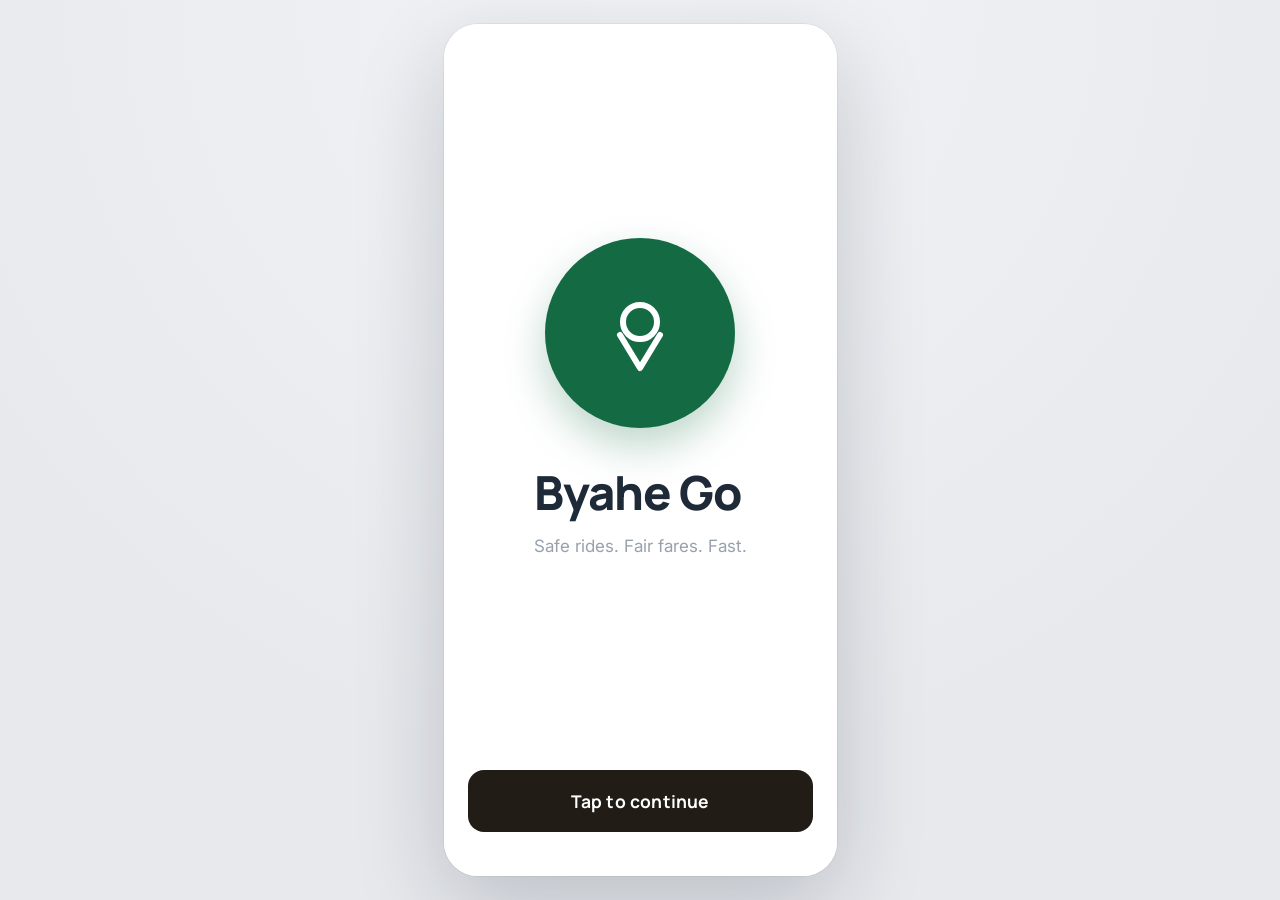
<file: index.html>
<!DOCTYPE html>
<html lang="en">
<head>
<meta charset="UTF-8">
<meta name="viewport" content="width=device-width, initial-scale=1.0, viewport-fit=cover">
<title>Byahe Go — Ride Booking App</title>
<link rel="preconnect" href="https://fonts.googleapis.com">
<link rel="preconnect" href="https://fonts.gstatic.com" crossorigin>
<link href="https://fonts.googleapis.com/css2?family=Inter:wght@400;500;600;700;800&family=Manrope:wght@600;700;800&display=swap" rel="stylesheet">
<link rel="stylesheet" href="css/style.css">
</head>
<body>
<div class="phone" id="phone">

  <!-- ==================== SVG asset definitions (map background, pins) ==================== -->
  <svg width="0" height="0" style="position:absolute" aria-hidden="true"><defs>
    <g id="mapbg">
      <rect width="400" height="300" fill="#EBEDF0"/>
      <path d="M96 0c26 30 18 66 2 96-16 32-10 60 12 84 16 18 14 60-6 120l-62 0c8-60 0-84-22-108-18-20-16-58 4-92C39 74 34 34 44 0Z" fill="#FAFBFC"/>
      <path d="M230 34c20-12 46-4 54 12 10 20 30 24 48 18 22-8 46 4 50 22 6 26-10 44-32 52-18 8-24 22-20 40 6 24-8 40-30 40-18 0-28-12-32-28-4-18-18-28-34-32-16-4-22-24-14-40 10-22 20-42 10-84z" fill="#FAFBFC"/>
      <path d="M0 118c40 6 60-18 96-14 34 4 46 26 82 26 38 0 52-22 92-16 40 6 66 28 130 22" fill="none" stroke="#FAFBFC" stroke-width="26" opacity=".9"/>
      <g stroke="#DFE2E7" stroke-width="1.6">
        <path d="M22 0V300M60 0V300M98 0V300M136 0V300M174 0V300M212 0V300M250 0V300M288 0V300M326 0V300M364 0V300"/>
        <path d="M0 28H400M0 62H400M0 96H400M0 130H400M0 164H400M0 198H400M0 232H400M0 266H400"/>
      </g>
      <g stroke="#D2D6DC" stroke-width="3.4" fill="none" stroke-linecap="round">
        <path d="M-10 208C70 190 140 208 210 170S350 90 410 66"/>
        <path d="M-10 96C60 108 120 70 196 78S320 132 410 120"/>
        <path d="M60 310C90 236 190 232 250 176S340 60 400 22"/>
      </g>
      <g stroke="#E3E6EA" stroke-width="2" fill="none" stroke-linecap="round">
        <path d="M-10 46C90 40 150 20 410 44"/>
        <path d="M-10 262C120 268 240 240 410 250"/>
        <path d="M150 -10C150 60 190 90 180 170S210 260 200 310"/>
      </g>
    </g>
    <symbol id="mappin" viewBox="0 0 24 32" overflow="visible">
      <path d="M12 1C6.2 1 1.6 5.6 1.6 11.4c0 7.6 10.4 18.6 10.4 18.6S22.4 19 22.4 11.4C22.4 5.6 17.8 1 12 1z" fill="#FF6A13"/>
      <circle cx="12" cy="11.4" r="3.7" fill="#fff"/>
    </symbol>
    <symbol id="pinmini" viewBox="0 0 24 24">
      <path d="M12 2c-4 0-7.2 3.2-7.2 7.2 0 5.4 7.2 13.6 7.2 13.6s7.2-8.2 7.2-13.6C19.2 5.2 16 2 12 2z" fill="currentColor"/>
      <circle cx="12" cy="9.4" r="2.7" fill="#fff"/>
    </symbol>
    <symbol id="ringdot" viewBox="0 0 24 24">
      <circle cx="12" cy="12" r="7.2" fill="none" stroke="currentColor" stroke-width="2.7"/>
      <circle cx="12" cy="12" r="2.7" fill="currentColor"/>
    </symbol>
  </defs></svg>

  <!-- ==================== 1 · SPLASH ==================== -->
  <section class="screen splash active" id="splash">
    <div class="splash-body">
      <div class="logo-circle splash-logo" id="splashLogo">
        <svg viewBox="0 0 48 48" fill="none" stroke="#fff" stroke-width="3" stroke-linecap="round" stroke-linejoin="round">
          <circle cx="24" cy="18.5" r="8.5"/>
          <path d="M14 25 24 41.5 34 25"/>
        </svg>
      </div>
      <div>
        <h1 class="splash-title">Byahe Go</h1>
        <p class="splash-tag" style="margin-top:12px">Safe rides. Fair fares. Fast.</p>
      </div>
    </div>
    <button class="btn" data-go="login">Tap to continue</button>
  </section>

  <!-- ==================== 2 · LOG IN ==================== -->
  <section class="screen" id="login">
    <div class="auth-head">
      <h2 class="auth-brand brand-word">Byahe Go</h2>
      <div class="logo-circle login-logo">
        <svg viewBox="0 0 48 48" fill="none" stroke="#fff" stroke-width="3" stroke-linecap="round" stroke-linejoin="round">
          <circle cx="24" cy="18.5" r="8.5"/>
          <path d="M14 25 24 41.5 34 25"/>
        </svg>
      </div>
      <h1 class="auth-h">Welcome back</h1>
    </div>
    <form class="form" id="loginForm" novalidate>
      <input class="input" id="lgMobile" type="tel" placeholder="Mobile number" autocomplete="tel">
      <div class="pw-wrap">
        <input class="input" id="lgPass" type="password" placeholder="Password" autocomplete="current-password">
      </div>
      <div class="center-link link-orange" data-go="forgot1" style="font-size:16.5px">Forgot Password</div>
      <button class="btn" type="submit" style="margin-top:10px">Log in</button>
    </form>
    <p class="alt-row">New here? <b class="link-ink brand-word" data-go="register">Register</b></p>
  </section>

  <!-- ==================== 3 · REGISTER ==================== -->
  <section class="screen" id="register">
    <div class="register-head"><h1>Create account</h1></div>
    <form class="form" id="registerForm" novalidate style="margin-top:40px">
      <input class="input" id="rgName" type="text" placeholder="Full name" autocomplete="name">
      <input class="input" id="rgMobile" type="tel" placeholder="Mobile number" autocomplete="tel">
      <input class="input" id="rgPass" type="password" placeholder="Password" autocomplete="new-password">
      <p class="hint" style="text-align:center">Use 8+ characters with a mix of letters and numbers.</p>
      <button class="btn" type="submit" style="margin-top:12px">Register</button>
    </form>
    <p class="alt-row">Have an account? <b class="link-ink brand-word" data-go="login">Log in</b></p>
  </section>

  <!-- ==================== 4 · FORGOT PASSWORD · STEP 1 ==================== -->
  <section class="screen" id="forgot1">
    <div class="brand-block">
      <div class="word brand-word">Byahe Go</div>
      <div class="tag">Safe rides. Fair fares. Fast.</div>
    </div>
    <div class="step-row">
      <button class="plain-arrow" data-go="login">
        <svg width="27" height="27" viewBox="0 0 24 24" fill="none" stroke="currentColor" stroke-width="2.5" stroke-linecap="round" stroke-linejoin="round"><path d="M19 12H5M12 19l-7-7 7-7"/></svg>
      </button>
      <span class="step-of">Step 1 of 3</span>
    </div>
    <h1 class="page-title" style="margin-top:28px">Forgot password?</h1>
    <p class="page-sub" style="margin-top:14px">Enter the mobile number linked to your account. We’ll send you a recovery code by SMS.</p>
    <form class="form" id="fpForm" novalidate style="margin-top:30px">
      <div class="field">
        <label for="fpMobile">Mobile number</label>
        <input class="input soft" id="fpMobile" type="tel" value="+63 917 555 0124">
      </div>
      <button class="btn" type="submit" style="margin-top:14px">Send code</button>
    </form>
    <p class="center-link link-ink brand-word" data-go="login" style="margin-top:26px;font-size:17px;margin-bottom:40px">Back to log in</p>
  </section>

  <!-- ==================== 5 · FORGOT PASSWORD · STEP 2 (verify code) ==================== -->
  <section class="screen" id="forgot2">
    <div class="brand-block">
      <div class="word brand-word">Byahe Go</div>
      <div class="tag">Safe rides. Fair fares. Fast.</div>
    </div>
    <div class="step-row">
      <button class="plain-arrow" data-go="forgot1">
        <svg width="27" height="27" viewBox="0 0 24 24" fill="none" stroke="currentColor" stroke-width="2.5" stroke-linecap="round" stroke-linejoin="round"><path d="M19 12H5M12 19l-7-7 7-7"/></svg>
      </button>
      <span class="step-of">Step 2 of 3</span>
    </div>
    <h1 class="page-title" style="margin-top:28px">Verify recovery code</h1>
    <p class="page-sub" style="margin-top:14px">Enter the six-digit code we sent to your mobile number <b id="fpSub" style="color:var(--ink)">+63 917 ••• 0124</b>.</p>
    <form class="form" novalidate style="margin-top:30px">
      <div class="field">
        <label for="c1">Six-digit code</label>
        <div class="code-row">
          <input class="code-box" id="c1" type="text" inputmode="numeric" maxlength="1" value="4" autocomplete="one-time-code">
          <input class="code-box" id="c2" type="text" inputmode="numeric" maxlength="1" value="8">
          <input class="code-box" id="c3" type="text" inputmode="numeric" maxlength="1" value="2">
          <input class="code-box" id="c4" type="text" inputmode="numeric" maxlength="1" value="6">
          <input class="code-box" id="c5" type="text" inputmode="numeric" maxlength="1" value="1">
          <input class="code-box" id="c6" type="text" inputmode="numeric" maxlength="1" value="9">
        </div>
      </div>
      <button class="btn" type="button" id="btnVerify" style="margin-top:14px">Verify code</button>
    </form>
    <p class="center-link" style="margin-top:22px;font-size:16.5px;color:var(--ink-soft)">Didn’t get a code? <span class="link-orange" id="btnResend">Resend code</span></p>
    <p class="center-link link-ink brand-word" data-go="forgot1" style="margin-top:18px;font-size:17px;margin-bottom:40px">Use a different mobile number</p>
  </section>

  <!-- ==================== 6 · FORGOT PASSWORD · STEP 3 (reset) ==================== -->
  <section class="screen" id="forgot3">
    <div class="brand-block">
      <div class="word brand-word">Byahe Go</div>
      <div class="tag">Safe rides. Fair fares. Fast.</div>
    </div>
    <div class="step-row">
      <button class="plain-arrow" data-go="forgot2">
        <svg width="27" height="27" viewBox="0 0 24 24" fill="none" stroke="currentColor" stroke-width="2.5" stroke-linecap="round" stroke-linejoin="round"><path d="M19 12H5M12 19l-7-7 7-7"/></svg>
      </button>
      <span class="step-of">Step 3 of 3</span>
    </div>
    <h1 class="page-title" style="margin-top:28px">Reset password</h1>
    <p class="page-sub" style="margin-top:14px">Choose a new password to keep your Byahe Go account secure.</p>
    <form class="form" id="resetForm" novalidate style="margin-top:28px">
      <div class="field">
        <label for="fpNew">New password</label>
        <div class="pw-wrap">
          <input class="input soft" id="fpNew" type="password" value="newpass123">
          <button class="eye" type="button" data-eye="fpNew">
            <svg width="22" height="22" viewBox="0 0 24 24" fill="none" stroke="currentColor" stroke-width="1.9" stroke-linecap="round" stroke-linejoin="round"><path d="M2 12s3.6-6.5 10-6.5S22 12 22 12s-3.6 6.5-10 6.5S2 12 2 12z"/><circle cx="12" cy="12" r="2.7"/></svg>
          </button>
        </div>
      </div>
      <p class="hint">Use 8+ characters with a mix of letters and numbers.</p>
      <div class="field">
        <label for="fpConf">Confirm new password</label>
        <div class="pw-wrap">
          <input class="input soft" id="fpConf" type="password" value="newpass123">
          <button class="eye" type="button" data-eye="fpConf">
            <svg width="22" height="22" viewBox="0 0 24 24" fill="none" stroke="currentColor" stroke-width="1.9" stroke-linecap="round" stroke-linejoin="round"><path d="M2 12s3.6-6.5 10-6.5S22 12 22 12s-3.6 6.5-10 6.5S2 12 2 12z"/><circle cx="12" cy="12" r="2.7"/></svg>
          </button>
        </div>
      </div>
      <button class="btn" type="submit" style="margin-top:14px">Reset password</button>
    </form>
    <p class="center-link link-ink brand-word" data-go="login" style="margin-top:24px;font-size:17px;margin-bottom:40px">Back to log in</p>
  </section>

  <!-- ==================== 7 · HOME / BOOKING ==================== -->
  <section class="screen with-nav" id="home" data-tab="home">
    <div class="home-top">
      <button class="hamburger" id="btnMenu">
        <svg width="27" height="27" viewBox="0 0 24 24" fill="none" stroke="currentColor" stroke-width="2.3" stroke-linecap="round"><path d="M3.5 7h17M3.5 12h17M3.5 17h17"/></svg>
      </button>
      <div class="word brand-word">Byahe Go</div>
      <span></span>
    </div>
    <div class="map" style="height:300px">
      <svg viewBox="0 0 400 300" preserveAspectRatio="xMidYMid slice">
        <use href="#mapbg" width="400" height="300"/>
        <path d="M100 78 L138 118 L158 140 L184 124 L198 162 L228 196 L256 210 L268 216" style="stroke:#146B43;stroke-width:7;stroke-linejoin:round;stroke-linecap:round;fill:none"/>
        <use href="#mappin" width="46" height="62" x="77" y="20"/>
        <use href="#mappin" width="46" height="62" x="245" y="158"/>
      </svg>
    </div>
    <div class="rowbox">
      <span class="rb-ic">
        <svg width="21" height="21" viewBox="0 0 24 24" fill="none" stroke="currentColor" stroke-width="2.2" stroke-linecap="round" stroke-linejoin="round"><path d="M12 21.5C8.6 18.4 4.8 14.3 4.8 10a7.2 7.2 0 1 1 14.4 0c0 4.3-3.8 8.4-7.2 11.5z"/><circle cx="12" cy="10" r="2.7"/></svg>
      </span>
      Pickup: My location
    </div>
    <div class="dest-row">
      <input id="homeDest" value="Sta Felomina Iligan City" readonly>
      <button class="edit-chip" id="homeEdit">Edit</button>
    </div>
    <div class="choice-row">
      <button class="choice" data-quick="Home">Home</button>
      <button class="choice" data-quick="School">School</button>
    </div>
    <button class="btn" id="btnFind" style="margin-top:18px">Find a ride</button>
    <div class="nav-space"></div>
  </section>

  <!-- ==================== 8 · CHOOSE YOUR RIDE ==================== -->
  <section class="screen" id="ridebook">
    <div class="topbar">
      <button class="icon-led" data-go="home">
        <svg width="22" height="22" viewBox="0 0 24 24" fill="none" stroke="currentColor" stroke-width="2.4" stroke-linecap="round" stroke-linejoin="round"><path d="M19 12H5M12 19l-7-7 7-7"/></svg>
      </button>
      <div class="t-title">Choose your ride</div>
      <span></span>
    </div>
    <div class="map" style="height:212px;margin-top:12px">
      <svg viewBox="0 10 400 240" preserveAspectRatio="xMidYMid slice">
        <use href="#mapbg" width="400" height="300"/>
        <path d="M96 62 L134 100 L154 122 L182 104 L198 142 L228 176 L256 190 L270 196" style="stroke:#146B43;stroke-width:7;stroke-linejoin:round;stroke-linecap:round;fill:none"/>
        <use href="#mappin" width="40" height="54" x="76" y="11"/>
        <use href="#mappin" width="40" height="54" x="250" y="145"/>
        <g transform="translate(196 136)">
          <circle r="16.5" fill="#146B43" stroke="#fff" stroke-width="3"/>
          <path d="M-6 -5.4 L7.3 0 L-6 5.4 L-2.8 0 Z" fill="#fff"/>
        </g>
      </svg>
    </div>
    <div class="routecard" style="margin:16px 24px 0">
      <div class="rc-lbl">Route</div>
      <div class="rc-name" id="rbDest">My location → Sta Felomina Iligan City</div>
      <div class="rc-meta" id="rbMeta">4.2 km • 12 mins</div>
    </div>
    <div class="dest-row" style="margin-top:14px;background:#fff;border-color:var(--line-strong)">
      <span style="font-weight:600">To:</span>
      <input id="rbDestInput" value="Sta Felomina Iligan City" readonly>
      <button class="edit-chip" id="rbEdit">Edit</button>
    </div>
    <h3 class="sec" style="margin-bottom:14px">Vehicle options</h3>
    <div class="option-list">
      <button class="veh on" data-v="Motorcycle">
        <span class="vn">Motorcycle</span><span class="vp" id="vpMotor">₱80</span>
      </button>
      <button class="veh" data-v="Car">
        <span class="vn">Car</span><span class="vp" id="vpCar">₱120</span>
      </button>
    </div>
    <button class="payrow" id="payRow" style="margin:18px 24px 0">Payment: <span id="payLbl" style="color:var(--ink);font-weight:600">&nbsp;Cash</span></button>
    <button class="btn" id="btnConfirm" style="margin-top:28px">Confirm booking</button>
    <div style="height:44px;flex:none"></div>
  </section>

  <!-- ==================== 9 · RIDE IN PROGRESS ==================== -->
  <section class="screen" id="riding">
    <div class="topbar">
      <button class="icon-led" data-go="ridebook">
        <svg width="22" height="22" viewBox="0 0 24 24" fill="none" stroke="currentColor" stroke-width="2.4" stroke-linecap="round" stroke-linejoin="round"><path d="M19 12H5M12 19l-7-7 7-7"/></svg>
      </button>
      <div class="t-title green">Ride in progress</div>
      <span></span>
    </div>
    <div class="map" style="height:298px">
      <svg viewBox="0 0 400 300" preserveAspectRatio="xMidYMid slice">
        <use href="#mapbg" width="400" height="300"/>
        <path id="rideRt" d="M100 78 L138 118 L158 140 L184 124 L198 162 L228 196 L256 210 L268 216" style="stroke:#146B43;stroke-width:7;stroke-linejoin:round;stroke-linecap:round;fill:none"/>
        <use href="#mappin" width="46" height="62" x="77" y="20"/>
        <use href="#mappin" width="46" height="62" x="245" y="158"/>
        <g id="rideVeh" transform="translate(100 78)">
          <circle r="17" fill="#146B43" stroke="#fff" stroke-width="3.2"/>
          <path d="M-6.3 -5.6 L7.5 0 L-6.3 5.6 L-2.9 0 Z" fill="#fff"/>
        </g>
      </svg>
    </div>
    <div class="meta-pill" style="margin-top:14px" id="rdPill">Trip route: 4.2 km • 12 mins</div>
    <div class="onway" style="margin:14px 24px 0">
      <div class="lbl">On your way to</div>
      <div class="val" id="rdDest">Sta Felomina Iligan City</div>
    </div>
    <div class="driver-card">
      <span class="avatar" style="width:56px;height:56px;font-size:17px" id="drvAva">AJT</span>
      <div>
        <div class="drv-name">Alrich Jay Tapoc</div>
        <div class="drv-sub">Honda Click ABC 123</div>
      </div>
      <div class="drv-rate">4.9/5</div>
    </div>
    <div class="ride-meta">
      <span class="l" id="rmItem">Motorcycle • Cash</span>
      <span class="v" id="rmPrice">₱80</span>
    </div>
    <div class="action-row">
      <button class="btn-ghost bg-green" id="btnShare">
        <svg width="20" height="20" viewBox="0 0 24 24" fill="none" stroke="currentColor" stroke-width="2"><circle cx="18" cy="5" r="2.6"/><circle cx="6" cy="12" r="2.6"/><circle cx="18" cy="19" r="2.6"/><path d="m8.4 10.8 7.2-4.4M8.4 13.2l7.2 4.4"/></svg>
        Share trip
      </button>
      <button class="btn-ghost bg-red" id="btnSos">
        <svg width="20" height="20" viewBox="0 0 24 24" fill="none" stroke="currentColor" stroke-width="2" stroke-linecap="round" stroke-linejoin="round"><path d="M12 3l7 3v5c0 4.6-3 8-7 10-4-2-7-5.4-7-10V6l7-3z"/><path d="M12 8v5M12 16.2h.01"/></svg>
        SOS
      </button>
    </div>
    <div class="sos-note">
      <svg width="21" height="21" viewBox="0 0 24 24" fill="none" stroke="currentColor" stroke-width="1.9" stroke-linecap="round" stroke-linejoin="round"><path d="M12 3l7 3v5c0 4.6-3 8-7 10-4-2-7-5.4-7-10V6l7-3z"/><path d="m9.3 11.8 2 2 4-4"/></svg>
      <p>Share your trip with someone you trust. Use SOS if you need urgent help.</p>
    </div>
    <div class="stay">Enjoy your ride. Stay safe!</div>
  </section>

  <!-- ==================== 10 · RIDE COMPLETE ==================== -->
  <section class="screen" id="complete">
    <div class="topbar">
      <button class="icon-led" data-go="home">
        <svg width="22" height="22" viewBox="0 0 24 24" fill="none" stroke="currentColor" stroke-width="2.4" stroke-linecap="round" stroke-linejoin="round"><path d="M19 12H5M12 19l-7-7 7-7"/></svg>
      </button>
      <div class="t-title green" style="color:#2F5B38">Ride complete</div>
      <span></span>
    </div>
    <div class="arrive-ic">
      <svg width="54" height="54" viewBox="0 0 24 24" fill="none" stroke="#2F6B3F" stroke-width="2.1" stroke-linecap="round" stroke-linejoin="round"><path d="m5 12.5 4.2 4.2L19 7"/></svg>
    </div>
    <h1 class="arrive-title">You’ve arrived!</h1>
    <div class="arrive-dest" id="cmDest">Sta Felomina Iligan City</div>
    <div class="arrive-meta" id="cmMeta">Motorcycle • 4.2 km • 12 mins</div>
    <div class="farecard" style="margin:28px 24px 0">
      <div class="fare-label" id="cmFareLbl">Total fare • Cash</div>
      <div class="fare-amount" id="cmFare">₱80</div>
      <div class="fare-sub">Please pay your driver in cash.</div>
    </div>
    <h2 class="rate-title">How was your ride?</h2>
    <div class="star-row">
      <button class="star" data-s="1" aria-label="1 star"><svg viewBox="0 0 24 24"><path d="M12 2.6l2.9 5.8 6.4.9-4.6 4.5 1.1 6.4L12 17.2l-5.8 3 1.1-6.4L2.7 9.3l6.4-.9z"/></svg></button>
      <button class="star" data-s="2" aria-label="2 stars"><svg viewBox="0 0 24 24"><path d="M12 2.6l2.9 5.8 6.4.9-4.6 4.5 1.1 6.4L12 17.2l-5.8 3 1.1-6.4L2.7 9.3l6.4-.9z"/></svg></button>
      <button class="star" data-s="3" aria-label="3 stars"><svg viewBox="0 0 24 24"><path d="M12 2.6l2.9 5.8 6.4.9-4.6 4.5 1.1 6.4L12 17.2l-5.8 3 1.1-6.4L2.7 9.3l6.4-.9z"/></svg></button>
      <button class="star" data-s="4" aria-label="4 stars"><svg viewBox="0 0 24 24"><path d="M12 2.6l2.9 5.8 6.4.9-4.6 4.5 1.1 6.4L12 17.2l-5.8 3 1.1-6.4L2.7 9.3l6.4-.9z"/></svg></button>
      <button class="star" data-s="5" aria-label="5 stars"><svg viewBox="0 0 24 24"><path d="M12 2.6l2.9 5.8 6.4.9-4.6 4.5 1.1 6.4L12 17.2l-5.8 3 1.1-6.4L2.7 9.3l6.4-.9z"/></svg></button>
    </div>
    <p class="rate-hint">Tap a star to rate Alrich</p>
    <div class="field" style="padding:0 24px;margin-top:26px">
      <label>Feedback (optional)</label>
      <textarea class="input soft" id="cmFeed" placeholder="Tell us about your ride"></textarea>
    </div>
    <button class="btn black" id="btnDone" style="margin-top:26px">Done — Back to Home</button>
    <p class="receipt-link" id="cmReceipt">View trip receipt</p>
  </section>

  <!-- ==================== 11 · TRIPS ==================== -->
  <section class="screen with-nav" id="trips" data-tab="trips">
    <h1 class="page-title" style="margin-top:42px">Trips</h1>
    <div class="seg">
      <button class="on" data-f="Completed">Completed</button>
      <button data-f="Cancelled">Cancelled</button>
    </div>
    <p class="sec" style="font-size:18px;margin-top:26px">Recent trips</p>
    <div class="trip-list" id="tripList" style="padding-bottom:116px"></div>
  </section>

  <!-- ==================== 12 · TRIP DETAILS ==================== -->
  <section class="screen" id="tripdetails">
    <div class="topbar">
      <button class="icon-led" data-go="trips">
        <svg width="22" height="22" viewBox="0 0 24 24" fill="none" stroke="currentColor" stroke-width="2.4" stroke-linecap="round" stroke-linejoin="round"><path d="M19 12H5M12 19l-7-7 7-7"/></svg>
      </button>
      <div class="t-title">Trip details</div>
      <span></span>
    </div>
    <div class="td-top">
      <span class="td-date" id="duDate">3 Nov 2026 • 10:24 AM</span>
      <span class="td-status" id="duStatus">Completed</span>
    </div>
    <div class="map" style="height:150px;margin-top:14px">
      <svg viewBox="0 30 400 250" preserveAspectRatio="xMidYMid slice">
        <use href="#mapbg" width="400" height="300"/>
      </svg>
    </div>
    <div class="loc-wrap">
      <div class="loc-row">
        <span class="loc-ic"><svg width="23" height="23" viewBox="0 0 24 24"><use href="#ringdot" width="24" height="24" color="#FF6A13"/></svg></span>
        <div><div class="loc-lbl">Pickup</div><div class="loc-val">My location</div></div>
      </div>
      <div class="loc-row">
        <span class="loc-ic"><svg width="23" height="23" viewBox="0 0 24 24"><use href="#pinmini" width="24" height="24" color="#FF6A13"/></svg></span>
        <div><div class="loc-lbl">Destination</div><div class="loc-val" id="duDest">Sta Felomina Iligan City</div></div>
      </div>
    </div>
    <div class="meta-pill" id="duPill">Motorcycle • 4.2 km • 12 mins</div>
    <div class="driver-card">
      <span class="avatar" style="width:56px;height:56px;font-size:17px">AJT</span>
      <div>
        <div class="drv-name">Alrich Jay Tapoc</div>
        <div class="drv-sub">Honda Click ABC 123</div>
      </div>
      <div class="drv-rate">4.9/5</div>
    </div>
    <div class="receipt">
      <h3>Payment receipt</h3>
      <div class="r-row"><span id="duFareLbl">Motorcycle fare</span><b id="duFare">₱80</b></div>
      <div class="r-row"><span>Payment method</span><b id="duMethod">Cash</b></div>
      <div class="r-total"><span>Total paid</span><b id="duTotal">₱80</b></div>
    </div>
    <button class="btn ghost" id="btnHelp" style="margin-top:22px;font-weight:800">Get help with this trip</button>
    <p class="tagline-center" style="margin:18px 0 40px" id="duRef">Trip reference: BG-261103-024</p>
  </section>

  <!-- ==================== 13 · PROFILE ==================== -->
  <section class="screen with-nav" id="profile" data-tab="profile">
    <h1 class="page-title" style="margin-top:42px">Profile</h1>
    <div class="rep-header">
      <span class="avatar rep-ava" id="pfAva">AJT</span>
      <div class="rep-name" id="pfName">Alrich Jay Tapoc</div>
      <div class="rep-phone" id="pfPhone">+63 917 ••• 0124</div>
      <div class="rep-sub">Byahe Go rider • Iligan City</div>
    </div>
    <div class="menu-col">
      <button class="menu-item" data-go="editprofile">
        <span class="mi-bubble"><svg width="21" height="21" viewBox="0 0 24 24" fill="none" stroke="currentColor" stroke-width="2" stroke-linecap="round" stroke-linejoin="round"><path d="M4 20h4L19.2 8.8a2.3 2.3 0 0 0-3.2-3.2L4.6 16.2 4 20z"/><path d="M14.5 7.3l2.2 2.2"/></svg></span>
        <span><span class="mi-title">Edit profile</span><div class="mi-sub">Update your name and mobile number</div></span>
        <span class="mi-chev"><svg width="19" height="19" viewBox="0 0 24 24" fill="none" stroke="currentColor" stroke-width="2.4" stroke-linecap="round" stroke-linejoin="round"><path d="m9 5.5 6.5 6.5L9 18.5"/></svg></span>
      </button>
      <button class="menu-item" data-act="Saved places coming soon in this prototype">
        <span class="mi-bubble"><svg width="21" height="21" viewBox="0 0 24 24" fill="none" stroke="currentColor" stroke-width="2" stroke-linecap="round" stroke-linejoin="round"><path d="M7 4.5h10a1 1 0 0 1 1 1V20l-6-4.4L6 20V5.5a1 1 0 0 1 1-1z"/></svg></span>
        <span><span class="mi-title">Saved places</span><div class="mi-sub">Home and School</div></span>
        <span class="mi-chev"><svg width="19" height="19" viewBox="0 0 24 24" fill="none" stroke="currentColor" stroke-width="2.4" stroke-linecap="round" stroke-linejoin="round"><path d="m9 5.5 6.5 6.5L9 18.5"/></svg></span>
      </button>
      <button class="menu-item" data-act="Safety center coming soon in this prototype">
        <span class="mi-bubble"><svg width="21" height="21" viewBox="0 0 24 24" fill="none" stroke="currentColor" stroke-width="2" stroke-linecap="round" stroke-linejoin="round"><path d="M12 3l7 3v5c0 4.6-3 8-7 10-4-2-7-5.4-7-10V6l7-3z"/><path d="m9.3 11.8 2 2 4-4"/></svg></span>
        <span><span class="mi-title">Safety</span><div class="mi-sub">Emergency contacts and ride safety</div></span>
        <span class="mi-chev"><svg width="19" height="19" viewBox="0 0 24 24" fill="none" stroke="currentColor" stroke-width="2.4" stroke-linecap="round" stroke-linejoin="round"><path d="m9 5.5 6.5 6.5L9 18.5"/></svg></span>
      </button>
      <button class="menu-item" data-act="Help center coming soon in this prototype">
        <span class="mi-bubble"><svg width="21" height="21" viewBox="0 0 24 24" fill="none" stroke="currentColor" stroke-width="2" stroke-linecap="round" stroke-linejoin="round"><circle cx="12" cy="12" r="9"/><path d="M9.6 9.2a2.5 2.5 0 1 1 3.4 2.3c-.75.35-1 .95-1 1.7M12 17h.01"/></svg></span>
        <span><span class="mi-title">Help center</span><div class="mi-sub">Trip support and common questions</div></span>
        <span class="mi-chev"><svg width="19" height="19" viewBox="0 0 24 24" fill="none" stroke="currentColor" stroke-width="2.4" stroke-linecap="round" stroke-linejoin="round"><path d="m9 5.5 6.5 6.5L9 18.5"/></svg></span>
      </button>
    </div>
    <button class="btn greenline" id="btnSignout" style="margin-top:26px;display:flex;gap:10px">
      <svg width="20" height="20" viewBox="0 0 24 24" fill="none" stroke="currentColor" stroke-width="2.1" stroke-linecap="round" stroke-linejoin="round"><path d="M15 4h3.5A1.5 1.5 0 0 1 20 5.5v13a1.5 1.5 0 0 1-1.5 1.5H15"/><path d="M10 8l-4 4 4 4M6 12h9"/></svg>
      Sign out
    </button>
    <p class="tagline-center" style="padding-bottom:0">Safe rides. Fair fares. Fast.</p>
    <div class="nav-space"></div>
  </section>

  <!-- ==================== 14 · EDIT PROFILE ==================== -->
  <section class="screen" id="editprofile">
    <div class="topbar">
      <button class="icon-led" data-go="profile">
        <svg width="22" height="22" viewBox="0 0 24 24" fill="none" stroke="currentColor" stroke-width="2.4" stroke-linecap="round" stroke-linejoin="round"><path d="M19 12H5M12 19l-7-7 7-7"/></svg>
      </button>
      <div class="t-title">Edit profile</div>
      <span></span>
    </div>
    <div style="display:flex;flex-direction:column;align-items:center;margin-top:18px">
      <span class="avatar" style="width:96px;height:96px;font-size:27px" id="epAva">AJT</span>
      <p style="color:#64707E;font-size:17px;text-align:center;margin-top:22px;padding:0 26px;line-height:1.55">Keep your details up to date so your driver can reach you.</p>
    </div>
    <form class="form" id="epForm" novalidate style="margin-top:28px">
      <div class="field">
        <label for="epName">Full name</label>
        <input class="input soft" id="epName" value="Alrich Jay Tapoc">
      </div>
      <div class="field">
        <label for="epMobile">Mobile number</label>
        <input class="input soft" id="epMobile" type="tel" value="+63 917 555 0124">
      </div>
      <p class="hint">Use an active Philippine mobile number for ride updates and account recovery.</p>
      <button class="btn" type="submit" style="margin-top:16px">Save changes</button>
    </form>
    <button class="btn greenline" data-go="profile" style="margin-top:14px;margin-bottom:40px">Cancel</button>
  </section>

  <!-- ==================== Drawer menu ==================== -->
  <div class="drawer" id="drawer">
    <div class="scrim" id="drawerScrim"></div>
    <aside class="panel">
      <div class="drawer-brand">
        <span class="db-logo">
          <svg width="22" height="22" viewBox="0 0 48 48" fill="none" stroke="#fff" stroke-width="3" stroke-linecap="round" stroke-linejoin="round"><circle cx="24" cy="18.5" r="8.5"/><path d="M14 25 24 41.5 34 25"/></svg>
        </span>
        Byahe Go
      </div>
      <button class="d-item" data-go="home">
        <svg width="21" height="21" viewBox="0 0 24 24" fill="none" stroke="currentColor" stroke-width="1.9" stroke-linecap="round" stroke-linejoin="round"><path d="M4.8 11 12 4.6 19.2 11v7.8a1.6 1.6 0 0 1-1.6 1.6H6.4a1.6 1.6 0 0 1-1.6-1.6z"/><path d="M9.8 20.5v-5h4.4v5"/></svg>
        Home
      </button>
      <button class="d-item" data-go="trips">
        <svg width="21" height="21" viewBox="0 0 24 24" fill="none" stroke="currentColor" stroke-width="1.9" stroke-linecap="round" stroke-linejoin="round"><rect x="4" y="6" width="16" height="15" rx="2.4"/><path d="M4 10.6h16M9 3.6v3.6M15 3.6v3.6"/></svg>
        Trips
      </button>
      <button class="d-item" data-go="profile">
        <svg width="21" height="21" viewBox="0 0 24 24" fill="none" stroke="currentColor" stroke-width="1.9" stroke-linecap="round" stroke-linejoin="round"><circle cx="12" cy="8.2" r="3.5"/><path d="M5.4 20.2a6.6 6.6 0 0 1 13.2 0"/></svg>
        Profile
      </button>
      <button class="d-item d-sign" id="drawerSignout">
        <svg width="21" height="21" viewBox="0 0 24 24" fill="none" stroke="currentColor" stroke-width="1.9" stroke-linecap="round" stroke-linejoin="round"><path d="M15 4h3.5A1.5 1.5 0 0 1 20 5.5v13a1.5 1.5 0 0 1-1.5 1.5H15"/><path d="M10 8l-4 4 4 4M6 12h9"/></svg>
        Sign out
      </button>
      <div class="drawer-foot">Safe rides. Fair fares. Fast.</div>
    </aside>
  </div>

  <!-- ==================== Bottom navigation ==================== -->
  <nav class="bottom-nav">
    <button class="nav-item" data-nav="home" data-go="home">
      <svg viewBox="0 0 24 24" fill="none" stroke="currentColor" stroke-width="1.8" stroke-linecap="round" stroke-linejoin="round"><path d="M4.8 11 12 4.6 19.2 11v7.8a1.6 1.6 0 0 1-1.6 1.6H6.4a1.6 1.6 0 0 1-1.6-1.6z"/><path d="M9.8 20.5v-5h4.4v5"/></svg>
      <span>Home</span>
    </button>
    <button class="nav-item" data-nav="trips" data-go="trips">
      <svg viewBox="0 0 24 24" fill="none" stroke="currentColor" stroke-width="1.8" stroke-linecap="round" stroke-linejoin="round"><rect x="4" y="6" width="16" height="15" rx="2.4"/><path d="M4 10.6h16M9 3.6v3.6M15 3.6v3.6"/></svg>
      <span>Trips</span>
    </button>
    <button class="nav-item" data-nav="profile" data-go="profile">
      <svg viewBox="0 0 24 24" fill="none" stroke="currentColor" stroke-width="1.8" stroke-linecap="round" stroke-linejoin="round"><circle cx="12" cy="8.2" r="3.5"/><path d="M5.4 20.2a6.6 6.6 0 0 1 13.2 0"/></svg>
      <span>Profile</span>
    </button>
  </nav>

  <div class="toast" id="toast"></div>
</div>

<script src="js/app.js"></script>
</div>
</body>
</html>
</file>
<file: css/style.css>
:root{
  --ink:#1E2A38;
  --ink-soft:#64707E;
  --ink-faint:#98A1AC;
  --dark:#221C17;
  --black:#050505;
  --green:#146B43;
  --green-deep:#2F6B3F;
  --green-dark:#275C39;
  --green-tint:#E9F4EC;
  --orange:#FF6A13;
  --red:#D92C20;
  --line:#E6E8EC;
  --line-strong:#26282D;
  --field:#F4F5F7;
  --gray-100:#F1F2F5;
}
*{margin:0;padding:0;box-sizing:border-box}
html,body{height:100%}
body{
  min-height:100dvh;
  background:radial-gradient(circle at 50% 0,#F2F3F6,#E7E9ED 70%);
  font-family:'Inter',-apple-system,'Segoe UI',Roboto,Helvetica,Arial,sans-serif;
  color:var(--ink);
  display:grid;place-items:center;
  padding:14px;
}
h1,h2,h3,.btn,.brand-word,button{font-family:'Manrope','Inter',sans-serif}

/* ============ Phone frame ============ */
.phone{
  position:relative;
  width:min(100vw - 28px, 393px);
  height:min(100dvh - 28px, 852px);
  min-height:620px;
  background:#fff;
  border-radius:34px;
  box-shadow:0 30px 90px rgba(15,23,42,.20),0 0 0 1px rgba(15,23,42,.05);
  overflow:hidden;
}
@media (max-width:440px){
  body{padding:0}
  .phone{width:100vw;height:100dvh;min-height:0;border-radius:0;box-shadow:none}
}

/* ============ Screens ============ */
.screen{
  position:absolute;inset:0;
  display:none;flex-direction:column;
  overflow-y:auto;overflow-x:hidden;
  background:#fff;
  scrollbar-width:none;overscroll-behavior:contain;
}
.screen::-webkit-scrollbar{display:none}
.screen.active{display:flex;animation:fadeIn .28s ease}
.screen > *{flex:none}
@keyframes fadeIn{from{opacity:0;transform:translateY(10px)}to{opacity:1;transform:none}}

/* ============ Shared components ============ */
.btn{
  display:flex;align-items:center;justify-content:center;
  width:calc(100% - 48px);margin:0 24px;flex:none;
  height:62px;border-radius:16px;background:var(--dark);color:#fff;
  font-weight:700;font-size:17.5px;border:none;cursor:pointer;
  letter-spacing:.2px;transition:filter .15s,transform .06s;
}
.btn:active{transform:scale(.985);filter:brightness(1.25)}
.btn.black{background:#050505}
.btn.greenline{background:#fff;color:var(--green-deep);border:1.6px solid var(--green)}
.btn.plainline{background:#fff;color:var(--ink);border:1.5px solid var(--line-strong)}
.btn.ghost{background:#fff;color:var(--green-deep);border:1.4px solid #E1E4EA}

.field{display:flex;flex-direction:column;gap:9px}
.field label{font-size:16.5px;font-weight:700;color:var(--ink)}
.input{
  height:64px;border-radius:14px;border:1.6px solid var(--line-strong);
  background:var(--field);padding:0 20px;font-size:17.5px;color:var(--ink);
  width:100%;outline:none;font-family:inherit;transition:border-color .15s,box-shadow .15s,background .15s;
}
.input::placeholder{color:#9AA0A8;letter-spacing:.045em;font-weight:500}
.input:focus{border-color:var(--green);box-shadow:0 0 0 3px rgba(20,107,67,.13);background:#fff}
.input.soft{border-color:#E1E4EA;background:#fff}
.input.soft:focus{border-color:var(--green)}
textarea.input{padding:18px 20px;height:auto;min-height:152px;resize:none;line-height:1.5}
.pw-wrap{position:relative}
.pw-wrap .input{padding-right:54px}
.eye{
  position:absolute;right:12px;top:50%;transform:translateY(-50%);
  width:40px;height:40px;border:none;background:none;cursor:pointer;
  color:#7A828E;display:grid;place-items:center;border-radius:10px;
}
.hint{font-size:15.5px;color:var(--ink-faint);line-height:1.45}
.link-orange{color:var(--orange);font-weight:700;cursor:pointer}
.link-ink{color:var(--ink);font-weight:800;cursor:pointer}
.alt-row{text-align:center;font-size:16.5px;color:var(--ink-faint);margin-top:24px;margin-bottom:44px}
.code-row{display:flex;gap:9px}
.code-box{
  width:100%;height:66px;text-align:center;font-size:22px;font-weight:700;
  border:1.4px solid #E1E4EA;border-radius:14px;background:#fff;color:var(--ink);
  outline:none;transition:border-color .15s;font-family:'Manrope';
}
.code-box:focus{border-color:var(--green);box-shadow:0 0 0 3px rgba(20,107,67,.13)}

/* tops */
.topbar{display:grid;grid-template-columns:48px 1fr 48px;align-items:center;padding:16px 20px 8px;flex:none}
.icon-led{width:47px;height:47px;border-radius:999px;background:var(--gray-100);border:none;cursor:pointer;display:grid;place-items:center;color:var(--ink);justify-self:start}
.icon-led:active{filter:brightness(.92)}
.t-title{text-align:center;font-weight:800;font-size:20.5px;letter-spacing:-.2px}
.t-title.green{color:var(--green-deep)}
.step-row{display:flex;align-items:center;justify-content:space-between;padding:12px 22px 0;flex:none}
.plain-arrow{border:none;background:none;cursor:pointer;padding:6px;color:var(--ink)}
.step-of{color:var(--ink-faint);font-size:16.5px}
.brand-block{text-align:center;padding-top:36px;flex:none}
.brand-block .word{font-size:29px;font-weight:800;letter-spacing:-.4px}
.brand-block .tag{font-size:16.5px;color:var(--ink-faint);margin-top:8px}

/* headings */
.page-title{font-size:34px;font-weight:800;letter-spacing:-.5px;padding:0 24px;margin-top:26px}
.page-sub{padding:0 24px;margin-top:12px;font-size:17.5px;line-height:1.55;color:var(--ink-soft)}
.sec{font-size:19px;font-weight:800;padding:0 24px;margin:26px 0 12px;letter-spacing:-.2px}

/* splash */
.splash-body{margin:auto 0;display:flex;flex-direction:column;align-items:center;gap:32px}
.logo-circle{border-radius:999px;background:var(--green);display:grid;place-items:center;box-shadow:0 18px 42px rgba(20,107,67,.28)}
.splash-logo{width:190px;height:190px}
.splash-logo svg{width:96px;height:96px}
.splash-title{font-size:47px;font-weight:800;letter-spacing:-1px}
.splash-tag{font-size:17px;color:var(--ink-faint)}
.splash .btn{margin-bottom:44px}

/* login */
.auth-head{text-align:center}
.auth-brand{font-size:27px;font-weight:800;letter-spacing:-.4px;margin-top:26px}
.login-logo{width:148px;height:148px;margin:30px auto 0}
.login-logo svg{width:72px;height:72px}
.auth-h{font-size:34px;font-weight:800;text-align:center;margin-top:42px;letter-spacing:-.5px}
.form{padding:0 24px;display:flex;flex-direction:column;gap:18px;margin-top:34px}
.center-link{text-align:center;font-weight:700;cursor:pointer}
.register-head h1{font-size:31px;font-weight:800;text-align:center;margin-top:70px;letter-spacing:-.5px}

/* home */
.home-top{display:grid;grid-template-columns:48px 1fr 48px;align-items:center;padding:20px 20px 4px}
.hamburger{border:none;background:none;cursor:pointer;color:var(--ink);justify-self:start;padding:4px}
.home-top .word{font-size:24px;font-weight:800;letter-spacing:.06em;text-align:center}
.map{position:relative;margin:14px 24px 0;border:1.5px solid #E3E5EA;border-radius:22px;overflow:hidden;flex:none}
.map svg{width:100%;height:100%;display:block}
.pin-box{color:var(--orange)}
.rowbox{display:flex;align-items:center;gap:11px;border:1.6px solid var(--line-strong);border-radius:16px;background:#fff;padding:0 20px;height:64px;font-size:17.5px;font-weight:500;margin:16px 24px 0;color:var(--ink)}
.rowbox .rb-ic{color:#E5462C;flex:none;display:grid;place-items:center}
.rowbox.gray{background:var(--gray-100)}
.dest-row{display:flex;align-items:center;gap:12px;background:var(--gray-100);border:1.6px solid var(--line-strong);border-radius:16px;padding:0 11px 0 20px;height:66px;margin:14px 24px 0}
.dest-row input{flex:1;min-width:0;border:none;background:transparent;font-size:17.5px;color:#3A4148;font-family:inherit;outline:none;font-weight:500}
.edit-chip{background:#fff;border:1.4px solid var(--line-strong);border-radius:12px;padding:11px 21px;font-size:16px;font-weight:600;cursor:pointer;font-family:inherit;flex:none;color:var(--ink)}
.edit-chip:active{transform:scale(.96)}
.choice-row{display:flex;gap:16px;padding:0 16px;margin-top:16px}
.choice{flex:1;height:66px;border:1.6px solid var(--line-strong);border-radius:14px;background:#fff;font-size:18px;font-weight:800;color:var(--ink);cursor:pointer}
.choice:active{transform:scale(.985)}

/* segmented tabs */
.seg{display:flex;background:var(--gray-100);border-radius:14px;padding:4px;margin:26px 24px 0}
.seg button{flex:1;height:52px;border:0;background:transparent;border-radius:11px;font-weight:700;font-size:16px;color:#8A93A0;cursor:pointer;font-family:'Manrope';transition:.18s}
.seg button.on{background:var(--green-dark);color:#fff;box-shadow:0 3px 8px rgba(20,60,40,.28)}

/* trip cards */
.trip-list{display:flex;flex-direction:column;gap:18px;padding:0 24px;margin-top:14px}
.trip-card{border:1.5px solid var(--line);border-radius:20px;padding:17px 20px;background:#fff;cursor:pointer}
.trip-card:active{background:#FAFBFC}
.tc-top{display:flex;justify-content:space-between;align-items:center;font-size:15px;color:var(--ink-faint)}
.badge{background:#DCF1E1;color:#2F6B3F;font-weight:700;font-size:13.5px;padding:7px 13px;border-radius:999px;font-family:'Manrope'}
.badge.gray{background:#F1F2F4;color:#6A7280}
.tc-route{display:flex;align-items:center;gap:12px;margin-top:13px}
.tc-route .pin-ic{color:var(--orange);flex:none;display:grid;place-items:center}
.tc-name{font-size:20px;font-weight:800;letter-spacing:-.2px}
.tc-chev{margin-left:auto;color:#98A1AC;flex:none;display:grid;place-items:center}
.tc-meta{display:flex;justify-content:space-between;align-items:center;margin-top:15px;padding-top:14px;border-top:1px solid var(--line)}
.tc-meta .m{color:var(--ink-soft);font-size:15.5px}
.tc-price{font-weight:800;font-size:23px;letter-spacing:-.3px}

/* trip details */
.td-top{display:flex;justify-content:space-between;align-items:center;padding:14px 24px 0;font-size:16.5px}
.td-date{color:#8A93A0}
.td-status{font-weight:800;color:var(--green-deep)}
.td-status.gray{color:#7A828E}
.loc-row{display:flex;gap:14px;align-items:flex-start;margin-top:22px}
.loc-wrap{padding:0 24px}
.loc-ic{flex:none;margin-top:3px;color:var(--orange);display:grid;place-items:center}
.loc-lbl{color:#8A93A0;font-size:15.5px}
.loc-val{font-weight:800;font-size:19px;margin-top:3px;letter-spacing:-.2px}
.meta-pill{margin:24px 24px 0;height:60px;border:1.4px solid #E4E6EB;background:var(--field);border-radius:16px;display:flex;align-items:center;justify-content:center;font-size:17px;font-weight:700;color:#2A3442;font-family:'Manrope'}

/* cards */
.driver-card{display:flex;align-items:center;gap:14px;border:1.8px solid var(--green);border-radius:20px;padding:13px 18px;margin:22px 24px 0}
.avatar{border-radius:999px;background:var(--green);color:#fff;display:grid;place-items:center;font-weight:800;letter-spacing:.04em;flex:none}
.drv-name{color:var(--green-deep);font-weight:800;font-size:19.5px;letter-spacing:-.2px}
.drv-sub{color:#77808C;font-size:15px;margin-top:2px}
.drv-rate{margin-left:auto;font-weight:800;font-size:19px;color:var(--green-deep)}
.receipt{border:1.5px solid var(--line);border-radius:20px;padding:20px;margin:22px 24px 0}
.receipt h3{font-size:20px;font-weight:800;letter-spacing:-.2px;margin-bottom:10px}
.r-row{display:flex;justify-content:space-between;padding:9px 0;color:var(--ink-soft);font-size:16.5px}
.r-row b{color:var(--ink);font-weight:700}
.r-total{border-top:1px solid var(--line);margin-top:9px;padding-top:15px;display:flex;justify-content:space-between;color:var(--ink);font-size:20px}
.r-total b{font-weight:800;font-size:24px;letter-spacing:-.3px}

/* profile */
.rep-header{background:var(--green-tint);border-radius:22px;margin:26px 24px 0;padding:30px 20px;text-align:center}
.rep-ava{width:78px;height:78px;font-size:24px;margin:0 auto}
.rep-name{color:var(--green-deep);font-weight:800;font-size:22px;margin-top:16px;letter-spacing:-.2px}
.rep-phone{color:#77808C;font-size:16.5px;margin-top:7px}
.rep-sub{color:#2F5F3B;font-size:15.5px;margin-top:13px}
.menu-col{display:flex;flex-direction:column;gap:14px;padding:0 24px;margin-top:24px}
.menu-item{display:flex;align-items:center;gap:14px;padding:15px 18px;border:1.5px solid #E8EAEE;border-radius:18px;background:#fff;cursor:pointer;text-align:left;font-family:inherit}
.menu-item:active{background:#FAFBFC}
.menu-item > span:nth-of-type(2){flex:1;min-width:0;display:block}
.mi-bubble{width:47px;height:47px;border-radius:999px;background:var(--gray-100);display:grid;place-items:center;color:#3A4654;flex:none}
.mi-title{display:block;font-size:17.5px;font-weight:800;color:var(--ink);font-family:'Manrope'}
.mi-sub{display:block;font-size:14.5px;color:#8A93A0;margin-top:3px;white-space:nowrap;overflow:hidden;text-overflow:ellipsis}
.mi-chev{margin-left:auto;color:#98A1AC;flex:none;display:grid;place-items:center}
.tagline-center{text-align:center;color:#98A1AC;font-size:15.5px;margin-top:20px;margin-bottom:40px}

/* choose ride */
.option-list{display:flex;flex-direction:column;gap:16px;padding:0 24px}
.veh{display:flex;align-items:center;justify-content:space-between;height:78px;border:1.7px solid var(--line-strong);border-radius:16px;background:#fff;padding:0 22px;cursor:pointer;width:100%}
.veh .vn{font-size:20.5px;font-weight:600;color:var(--ink);font-family:'Inter'}
.veh .vp{font-size:21.5px;font-weight:800;letter-spacing:-.3px}
.veh.on{border-color:var(--green);border-width:2px}
.veh.on .vp{color:var(--green-deep)}
.payrow{display:flex;align-items:center;height:66px;border:1.5px solid var(--line-strong);border-radius:16px;padding:0 22px;font-size:18px;color:#39414B;cursor:pointer;background:#fff;font-weight:500}
.routecard{background:#F2F3F6;border-radius:18px;padding:15px 18px;border:1.3px solid #E4E6EB}
.rc-lbl{color:#8A93A0;font-size:14.5px}
.rc-name{font-weight:800;font-size:16.5px;margin-top:4px;letter-spacing:-.2px;white-space:nowrap;overflow:hidden;text-overflow:ellipsis}
.rc-meta{color:#8A93A0;font-size:14.5px;margin-top:5px}

/* ride in progress */
.onway{background:#EDEEF0;border-radius:18px;padding:16px 18px;border:1px solid #E4E6EB}
.onway .lbl{color:#77808C;font-size:15.5px}
.onway .val{font-weight:800;font-size:20px;margin-top:5px;letter-spacing:-.2px}
.ride-meta{display:flex;justify-content:space-between;align-items:center;border:1.5px solid #E7E9EE;border-radius:16px;height:66px;padding:0 22px;margin:16px 24px 0}
.ride-meta .l{font-size:17.5px;color:#3A4450;font-weight:500}
.ride-meta .v{font-weight:800;font-size:20px;color:var(--green-deep)}
.action-row{display:flex;gap:14px;padding:0 24px;margin-top:16px}
.btn-ghost{height:68px;border-radius:16px;display:flex;align-items:center;justify-content:center;gap:11px;font-weight:800;font-size:17.5px;cursor:pointer;flex:1;font-family:'Manrope'}
.btn-ghost:active{transform:scale(.98)}
.bg-green{border:1.8px solid var(--green);color:var(--green-deep);background:#fff}
.bg-red{border:1.8px solid var(--red);color:var(--red);background:#fff}
.sos-note{display:flex;gap:12px;margin:18px 24px 0;align-items:flex-start}
.sos-note svg{flex:none;margin-top:2px;color:var(--green-deep)}
.sos-note p{color:#8A93A0;font-size:15.5px;line-height:1.5}
.stay{margin:22px 16px 34px;background:#040404;color:#fff;height:70px;border-radius:16px;display:flex;align-items:center;justify-content:center;font-weight:700;font-size:18px;flex:none}

/* ride complete */
.arrive-ic{width:118px;height:118px;border-radius:999px;background:var(--green-tint);display:grid;place-items:center;margin:16px auto 0}
.arrive-title{text-align:center;font-size:35px;font-weight:800;letter-spacing:-.7px;margin-top:20px}
.arrive-dest{text-align:center;font-size:19.5px;font-weight:600;color:#3A4654;margin-top:10px}
.arrive-meta{text-align:center;color:#8A93A0;font-size:16.5px;margin-top:7px}
.farecard{background:var(--green-tint);border-radius:20px;padding:22px;text-align:center}
.fare-label{color:#2F6B3F;font-weight:600;font-size:16.5px}
.fare-amount{font-size:56px;font-weight:800;color:#2F6B3F;letter-spacing:-1.5px;margin-top:2px}
.fare-sub{color:#77808C;font-size:15.5px;margin-top:4px}
.rate-title{text-align:center;font-size:22px;font-weight:800;margin-top:34px;letter-spacing:-.3px}
.star-row{display:flex;justify-content:center;gap:19px;margin-top:18px}
.star{cursor:pointer;transition:transform .12s;background:none;border:none;padding:0}
.star svg{width:44px;height:44px;display:block}
.star path{fill:none;stroke:var(--green);stroke-width:1.4;transition:fill .15s}
.star.on path{fill:var(--green)}
.star:active{transform:scale(.88)}
.rate-hint{text-align:center;color:#8A93A0;font-size:15.5px;margin-top:13px}
.receipt-link{text-align:center;font-weight:800;font-size:17px;color:var(--ink);cursor:pointer;margin:22px 0 40px}

/* bottom nav */
.bottom-nav{
  position:absolute;left:0;right:0;bottom:0;background:#fff;border-top:1px solid #F0F1F4;
  display:flex;padding:10px 6px 16px;z-index:30;
  opacity:0;pointer-events:none;transform:translateY(10px);transition:.25s;
}
.phone.nav-on .bottom-nav{opacity:1;pointer-events:auto;transform:none}
.nav-item{flex:1;display:flex;flex-direction:column;align-items:center;gap:5px;background:none;border:none;cursor:pointer;color:#7C8492;font-family:'Manrope';font-weight:700;font-size:12.5px;padding-top:4px}
.nav-item.on{color:#2F5B38}
.nav-item svg{width:25px;height:25px}
.nav-space{padding-bottom:108px}

/* drawer */
.drawer{position:absolute;inset:0;z-index:50;visibility:hidden}
.drawer.open{visibility:visible}
.drawer .scrim{position:absolute;inset:0;background:rgba(16,22,30,.42);opacity:0;transition:.25s}
.drawer.open .scrim{opacity:1}
.drawer .panel{position:absolute;top:0;bottom:0;left:0;width:80%;max-width:300px;background:#fff;transform:translateX(-103%);transition:.28s ease;display:flex;flex-direction:column;padding:28px 20px;box-shadow:0 0 44px rgba(0,0,0,.18)}
.drawer.open .panel{transform:none}
.drawer-brand{display:flex;align-items:center;gap:12px;font-weight:800;font-size:21px;font-family:'Manrope'}
.db-logo{width:42px;height:42px;border-radius:999px;background:var(--green);display:grid;place-items:center;flex:none}
.d-item{display:flex;align-items:center;gap:14px;padding:14px 12px;border:none;background:none;border-radius:12px;font-size:17px;font-weight:600;font-family:'Manrope';color:var(--ink);cursor:pointer;text-align:left;margin-top:6px}
.d-item:hover{background:var(--field)}
.d-item svg{color:#3A4654}
.d-sign{margin-top:auto;color:#B4261B}
.d-sign svg{color:#B4261B}
.drawer-foot{color:#98A1AC;font-size:13.5px;padding:12px}

/* toast */
.toast{
  position:absolute;left:50%;bottom:112px;transform:translate(-50%,16px);
  background:#20242B;color:#fff;padding:12px 18px;border-radius:12px;font-size:15px;
  opacity:0;pointer-events:none;transition:.25s;z-index:60;max-width:85%;text-align:center;
  box-shadow:0 10px 30px rgba(0,0,0,.28);
}
.toast.show{opacity:1;transform:translate(-50%,0)}
</file>
